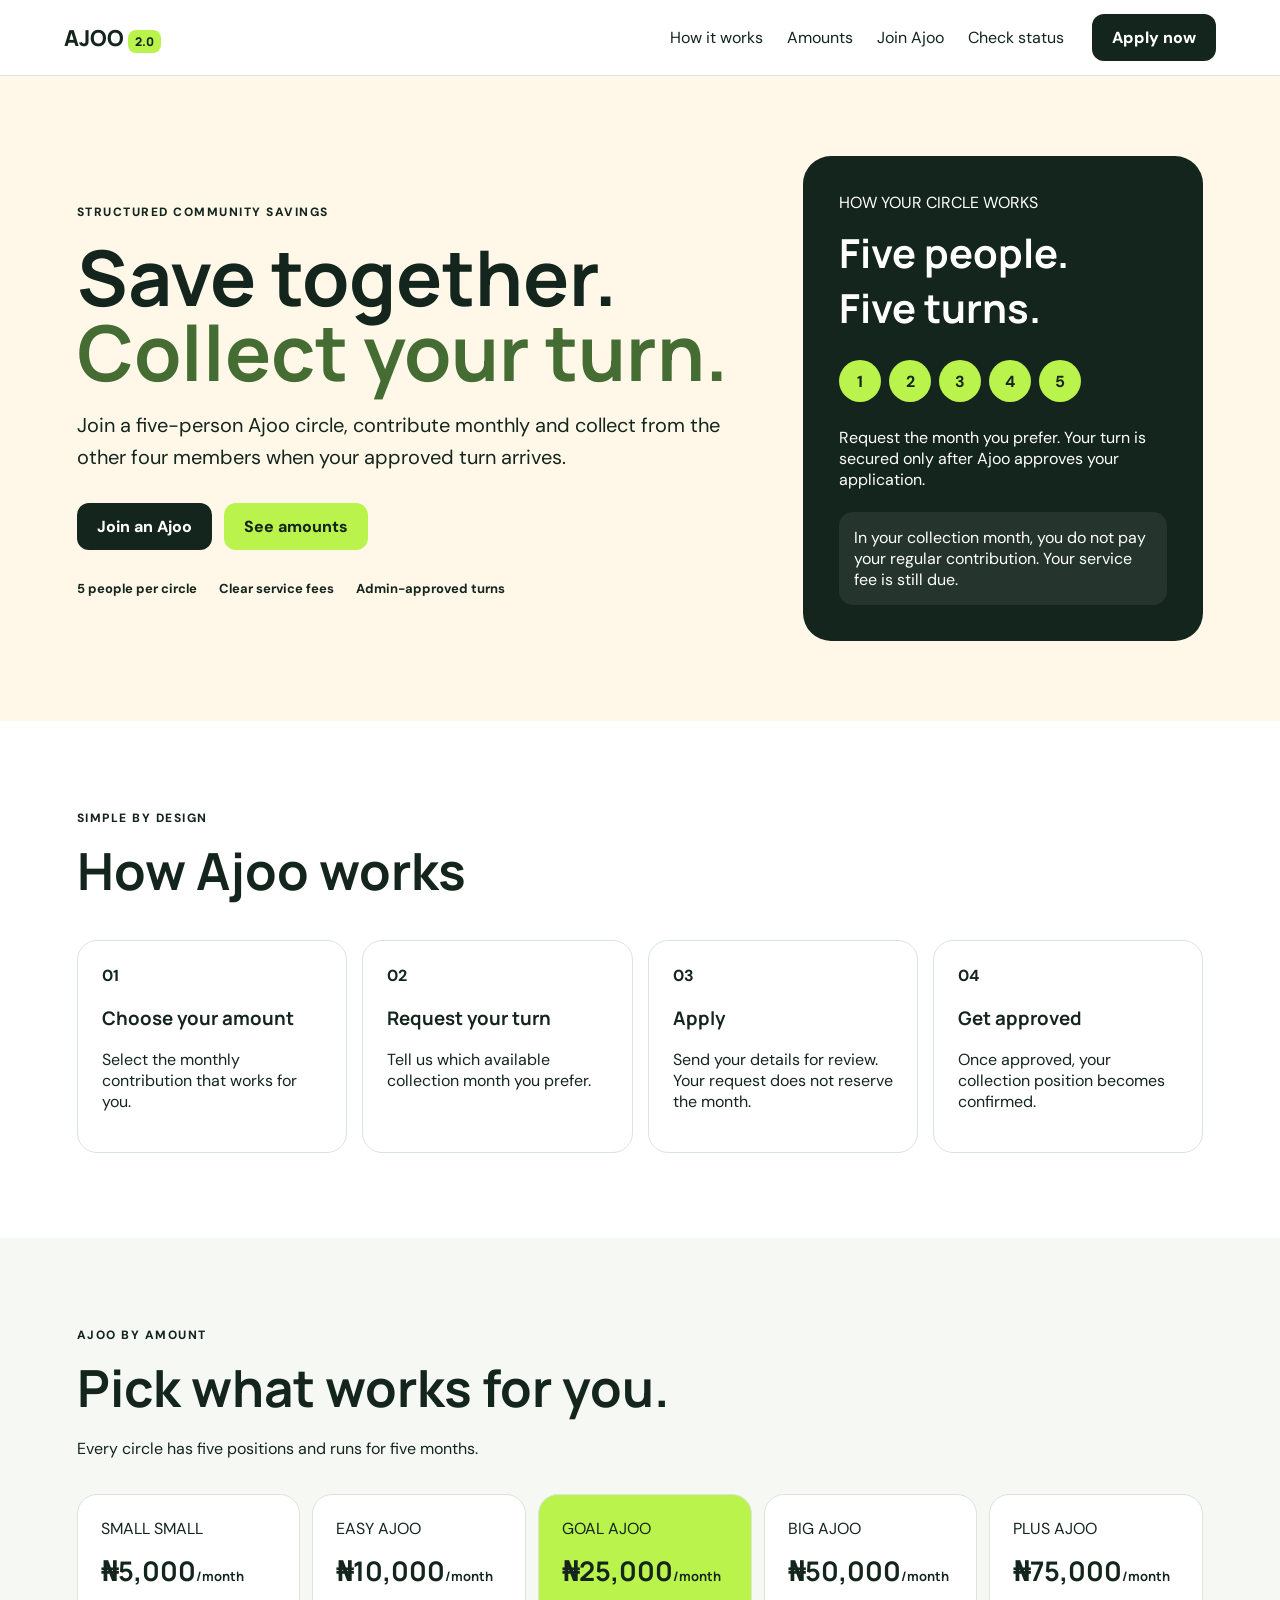
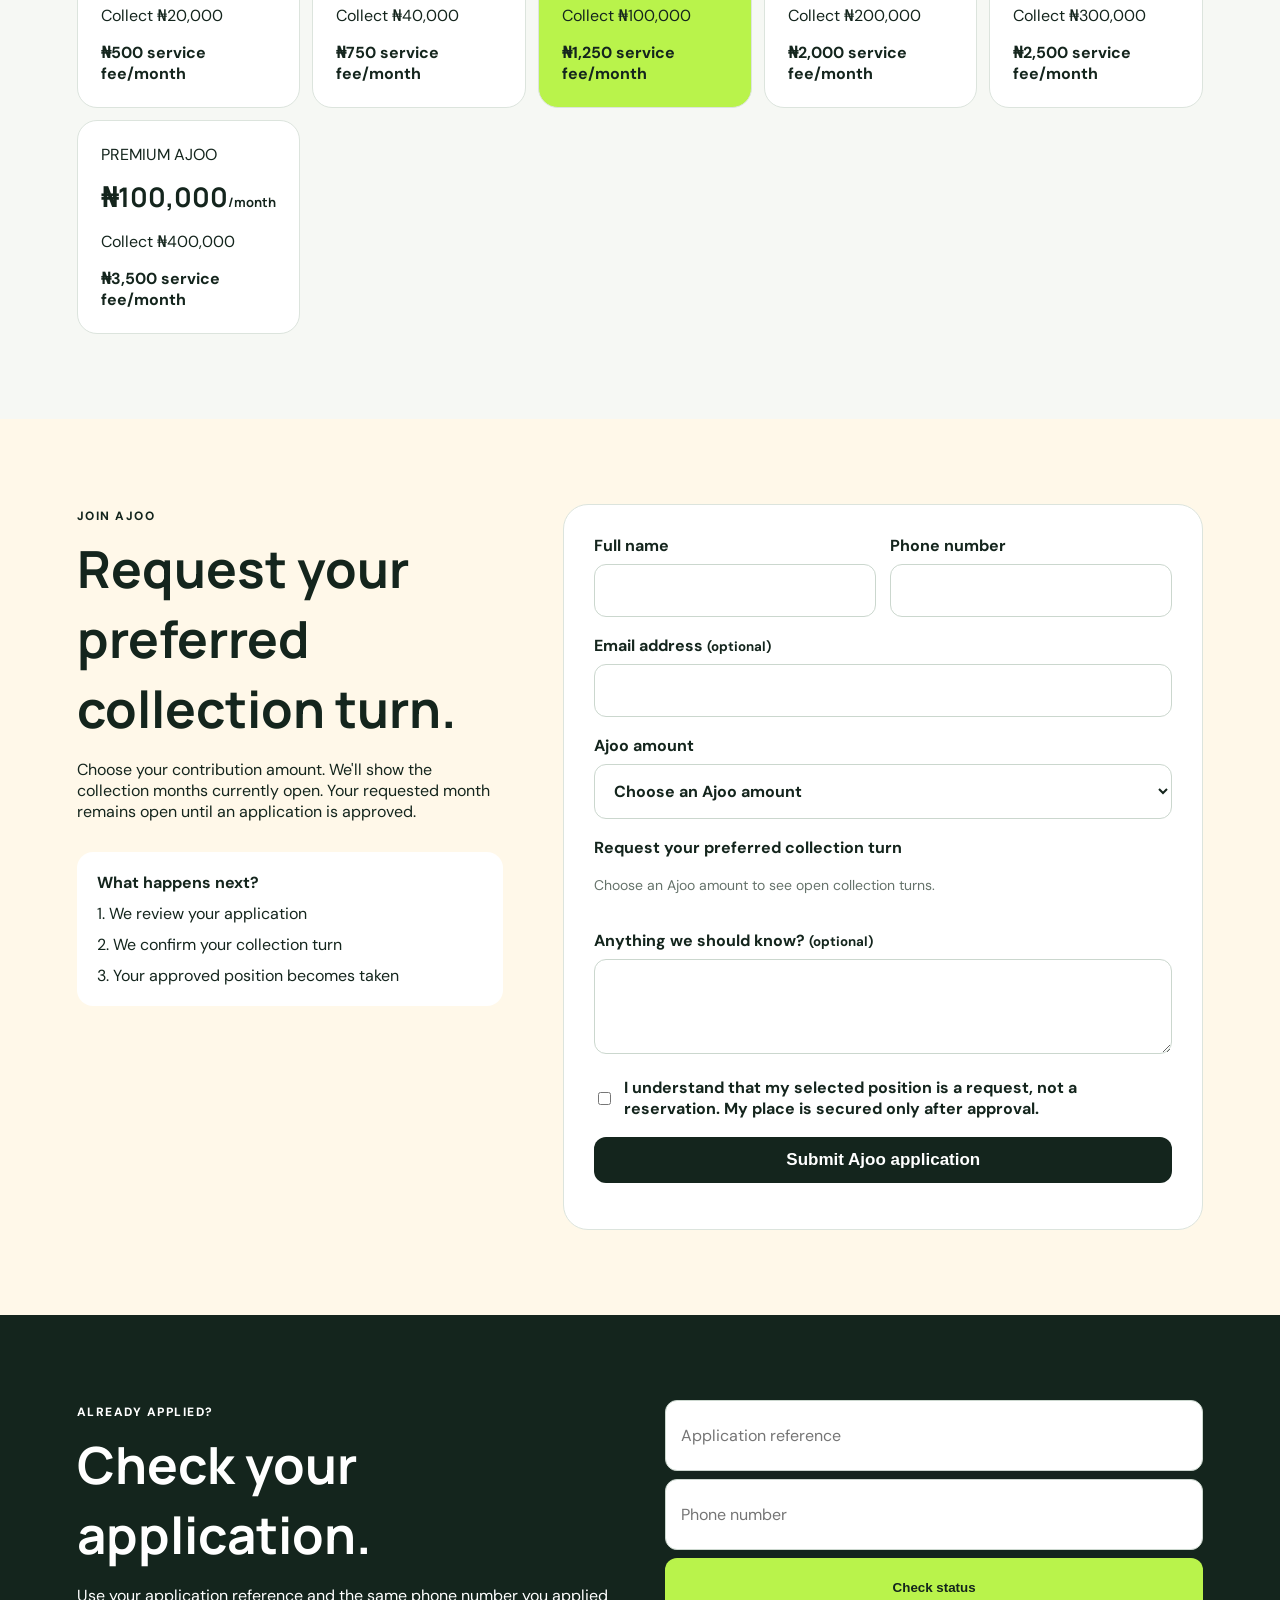
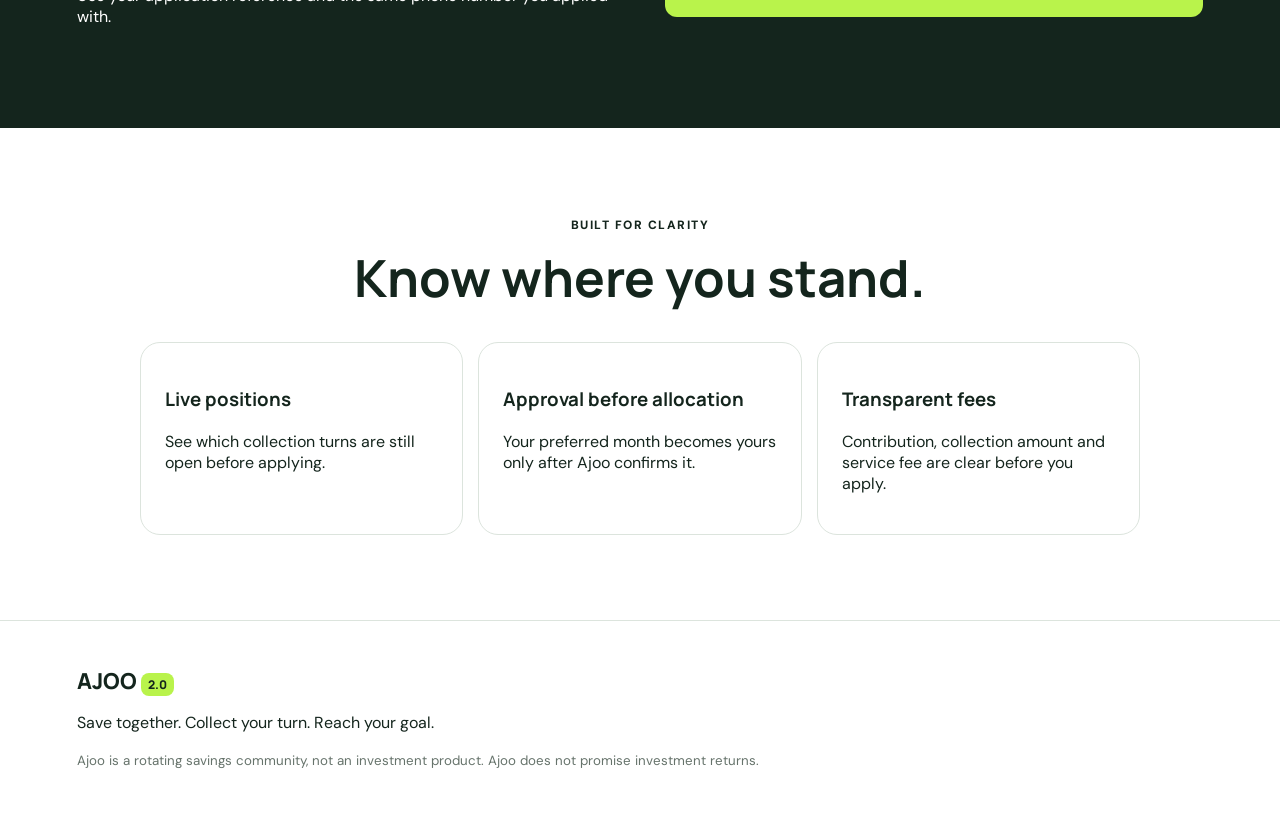
<file: index.html>
<!doctype html><html lang="en"><head><meta charset="utf-8"><meta name="viewport" content="width=device-width,initial-scale=1"><meta http-equiv="Cache-Control" content="no-cache,no-store,must-revalidate"><title>Ajoo | Save together. Collect your turn.</title><link rel="preconnect" href="https://fonts.googleapis.com"><link rel="preconnect" href="https://fonts.gstatic.com" crossorigin><link href="https://fonts.googleapis.com/css2?family=DM+Sans:wght@400;500;600;700&family=Manrope:wght@600;700;800&display=swap" rel="stylesheet"><link rel="stylesheet" href="styles.css?v=rebuild4"></head><body><header class="nav"><a class="brand" href="#">AJOO <span>2.0</span></a><nav><a href="#how">How it works</a><a href="#amounts">Amounts</a><a href="#join">Join Ajoo</a><a href="#status">Check status</a></nav><a class="nav-cta" href="#join">Apply now</a></header><main><section class="hero"><div><span class="kicker">STRUCTURED COMMUNITY SAVINGS</span><h1>Save together.<br><em>Collect your turn.</em></h1><p>Join a five-person Ajoo circle, contribute monthly and collect from the other four members when your approved turn arrives.</p><div class="hero-actions"><a class="btn primary" href="#join">Join an Ajoo</a><a class="btn secondary" href="#amounts">See amounts</a></div><div class="trustline"><span>5 people per circle</span><span>Clear service fees</span><span>Admin-approved turns</span></div></div><aside class="hero-card"><span class="mini">HOW YOUR CIRCLE WORKS</span><h2>Five people.<br>Five turns.</h2><div class="five-dots"><b>1</b><b>2</b><b>3</b><b>4</b><b>5</b></div><p>Request the month you prefer. Your turn is secured only after Ajoo approves your application.</p><div class="note">In your collection month, you do not pay your regular contribution. Your service fee is still due.</div></aside></section><section id="how" class="section"><div class="section-head"><span class="kicker">SIMPLE BY DESIGN</span><h2>How Ajoo works</h2></div><div class="steps"><article><b>01</b><h3>Choose your amount</h3><p>Select the monthly contribution that works for you.</p></article><article><b>02</b><h3>Request your turn</h3><p>Tell us which available collection month you prefer.</p></article><article><b>03</b><h3>Apply</h3><p>Send your details for review. Your request does not reserve the month.</p></article><article><b>04</b><h3>Get approved</h3><p>Once approved, your collection position becomes confirmed.</p></article></div></section><section id="amounts" class="section alt"><div class="section-head"><span class="kicker">AJOO BY AMOUNT</span><h2>Pick what works for you.</h2><p>Every circle has five positions and runs for five months.</p></div><div class="products"><article><span>SMALL SMALL</span><h3>₦5,000<small>/month</small></h3><p>Collect ₦20,000</p><b>₦500 service fee/month</b></article><article><span>EASY AJOO</span><h3>₦10,000<small>/month</small></h3><p>Collect ₦40,000</p><b>₦750 service fee/month</b></article><article class="featured"><span>GOAL AJOO</span><h3>₦25,000<small>/month</small></h3><p>Collect ₦100,000</p><b>₦1,250 service fee/month</b></article><article><span>BIG AJOO</span><h3>₦50,000<small>/month</small></h3><p>Collect ₦200,000</p><b>₦2,000 service fee/month</b></article><article><span>PLUS AJOO</span><h3>₦75,000<small>/month</small></h3><p>Collect ₦300,000</p><b>₦2,500 service fee/month</b></article><article><span>PREMIUM AJOO</span><h3>₦100,000<small>/month</small></h3><p>Collect ₦400,000</p><b>₦3,500 service fee/month</b></article></div></section><section id="join" class="section join"><div class="join-copy"><span class="kicker">JOIN AJOO</span><h2>Request your preferred collection turn.</h2><p>Choose your contribution amount. We'll show the collection months currently open. Your requested month remains open until an application is approved.</p><div class="assurance"><b>What happens next?</b><span>1. We review your application</span><span>2. We confirm your collection turn</span><span>3. Your approved position becomes taken</span></div></div><form id="applicationForm" class="form"><div class="two"><label>Full name<input name="full_name" required></label><label>Phone number<input name="phone" type="tel" required></label></div><label>Email address <small>(optional)</small><input name="email" type="email"></label><label>Ajoo amount<select id="productSelect" name="product" required><option value="">Choose an Ajoo amount</option><option value="Small Small|5000">Small Small · ₦5,000/month</option><option value="Easy Ajoo|10000">Easy Ajoo · ₦10,000/month</option><option value="Goal Ajoo|25000">Goal Ajoo · ₦25,000/month</option><option value="Big Ajoo|50000">Big Ajoo · ₦50,000/month</option><option value="Plus Ajoo|75000">Plus Ajoo · ₦75,000/month</option><option value="Premium Ajoo|100000">Premium Ajoo · ₦100,000/month</option></select></label><div class="turn-box"><label>Request your preferred collection turn</label><p id="positionHelp">Choose an Ajoo amount to see open collection turns.</p><div id="positionOptions" class="position-options"></div></div><label>Anything we should know? <small>(optional)</small><textarea name="notes" rows="3"></textarea></label><label class="consent"><input type="checkbox" required><span>I understand that my selected position is a request, not a reservation. My place is secured only after approval.</span></label><button id="submitBtn" class="btn primary submit" type="submit">Submit Ajoo application</button><div id="formMessage" class="form-message"></div></form></section><section id="status" class="section status"><div><span class="kicker">ALREADY APPLIED?</span><h2>Check your application.</h2><p>Use your application reference and the same phone number you applied with.</p></div><form id="statusForm" class="status-form"><input name="reference" placeholder="Application reference" required><input name="phone" placeholder="Phone number" required><button class="btn secondary">Check status</button><div id="statusResult"></div></form></section><section class="section trust"><span class="kicker">BUILT FOR CLARITY</span><h2>Know where you stand.</h2><div class="trust-grid"><article><h3>Live positions</h3><p>See which collection turns are still open before applying.</p></article><article><h3>Approval before allocation</h3><p>Your preferred month becomes yours only after Ajoo confirms it.</p></article><article><h3>Transparent fees</h3><p>Contribution, collection amount and service fee are clear before you apply.</p></article></div></section></main><footer><a class="brand" href="#">AJOO <span>2.0</span></a><p>Save together. Collect your turn. Reach your goal.</p><small>Ajoo is a rotating savings community, not an investment product. Ajoo does not promise investment returns.</small></footer><script src="app.js?v=publicapi2"></script></body></html>
</file>
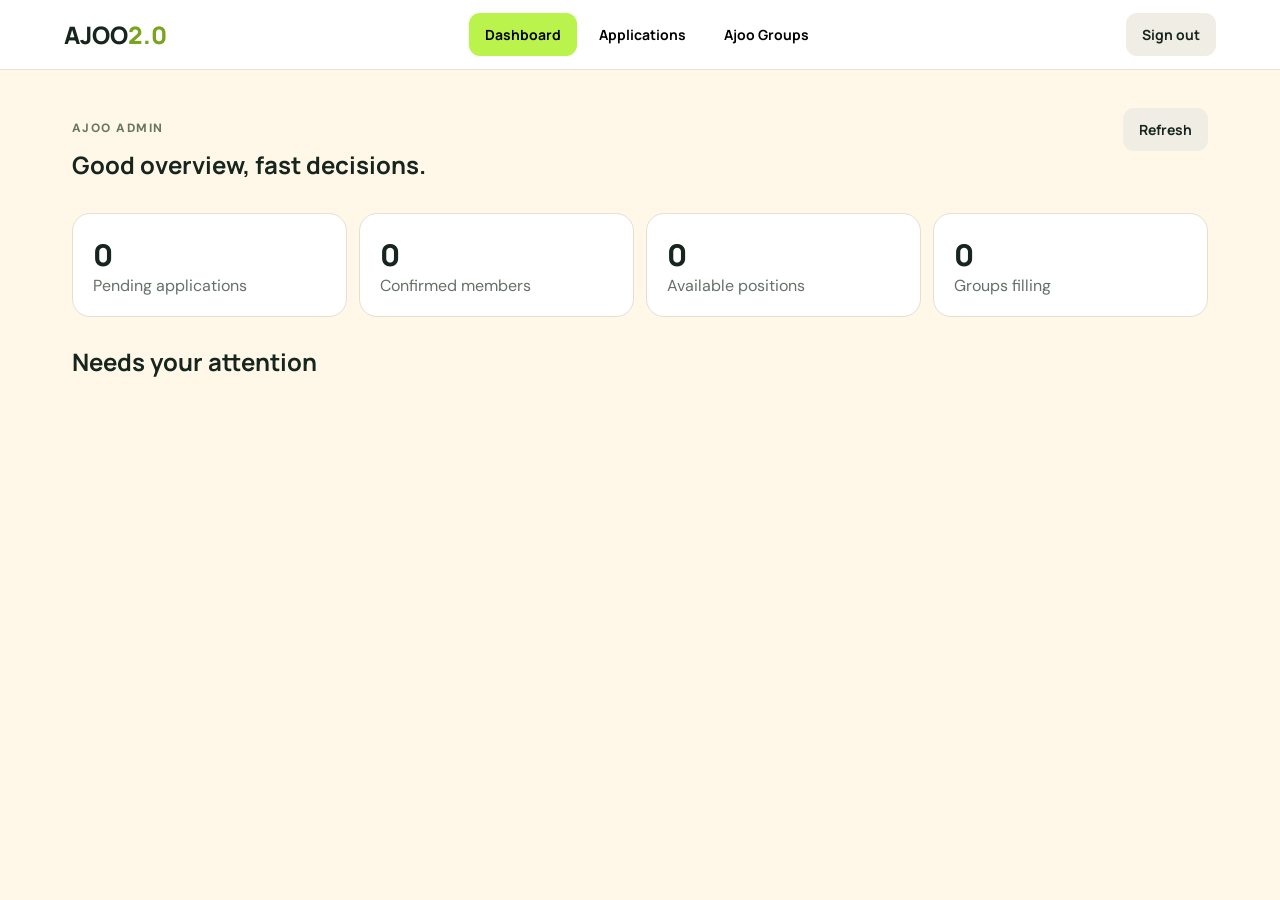
<file: approval-centre.html>
<!doctype html><html lang="en"><head><meta charset="utf-8"><meta name="viewport" content="width=device-width,initial-scale=1"><meta http-equiv="Cache-Control" content="no-cache,no-store,must-revalidate"><title>Ajoo Admin Direct</title><link rel="preconnect" href="https://fonts.googleapis.com"><link rel="preconnect" href="https://fonts.gstatic.com" crossorigin><link href="https://fonts.googleapis.com/css2?family=DM+Sans:wght@400;500;600;700&family=Manrope:wght@600;700;800&display=swap" rel="stylesheet"><link rel="stylesheet" href="admin.css?v=20260924-direct2"></head><body>
<main id="app"><header><a class="brand" href="index.html">AJOO<span>2.0</span></a><nav class="tabs"><button data-tab="dashboard" class="tab active">Dashboard</button><button data-tab="applications" class="tab">Applications</button><button data-tab="groups" class="tab">Ajoo Groups</button></nav><button id="logout" class="ghost">Sign out</button></header><section class="wrap">
<div id="dashboard" class="panel"><div class="heading"><div><p class="eyebrow">AJOO ADMIN</p><h1>Good overview, fast decisions.</h1></div><button id="refresh" class="ghost">Refresh</button></div><div class="stats"><article><b id="pendingCount">0</b><span>Pending applications</span></article><article><b id="confirmedCount">0</b><span>Confirmed members</span></article><article><b id="availableCount">0</b><span>Available positions</span></article><article><b id="groupCount">0</b><span>Groups filling</span></article></div><h2>Needs your attention</h2><div id="attention" class="queue"></div></div>
<div id="applications" class="panel" hidden><div class="heading"><div><p class="eyebrow">APPLICATIONS</p><h1>Review applicants</h1></div></div><div class="toolbar"><input id="search" placeholder="Search name, phone or reference"><select id="filter"><option value="">All statuses</option><option value="review">Pending review</option><option value="offer_sent">Position offered</option><option value="confirmed">Confirmed</option><option value="waitlisted">Waitlisted</option><option value="rejected">Rejected</option></select></div><div id="queue" class="queue"></div></div>
<div id="groups" class="panel" hidden><div class="heading"><div><p class="eyebrow">AJOO GROUPS</p><h1>Five positions. One clear view.</h1></div></div><div id="groupGrid" class="group-grid"></div></div>
</section></main>
<dialog id="reviewDialog"><div class="dialog-card"><button id="closeDialog" class="close">×</button><p class="eyebrow">APPLICATION REVIEW</p><h2 id="dName"></h2><div id="dDetails" class="details"></div><div class="offerbox"><b>Requested / available turns</b><p>Choose a different available turn here if you want to offer or approve another position.</p><div id="reviewPositions" class="review-positions"></div></div><div class="checklist"><label><input type="checkbox" id="checkPhone"> Phone number verified</label><label><input type="checkbox" id="checkDetails"> Applicant details reviewed</label><label><input type="checkbox" id="checkRules"> Ajoo rules accepted</label></div><label>Admin note<textarea id="adminNote" rows="3" placeholder="Optional internal note"></textarea></label><label>WhatsApp group invite URL <small>(optional)</small><input id="waInvite"></label><p id="actionMsg" class="msg"></p><div class="actions"><button id="approve" class="primary">Approve & confirm</button><button id="offer" class="secondary">Offer selected position</button><button id="waitlist" class="ghost">Waitlist</button><button id="reject" class="danger">Reject</button></div></div></dialog>
<script src="ajoo-admin.js?v=20260925-whatsapp1"></script></body></html>
</file>
<file: styles.css>
:root{--ink:#14251d;--green:#b9f34b;--cream:#fff8e9;--muted:#66736b;--line:#dce4dd}*{box-sizing:border-box}html{scroll-behavior:smooth}body{margin:0;font-family:"DM Sans",sans-serif;color:var(--ink)}h1,h2,h3,.brand{font-family:Manrope,sans-serif}a{color:inherit;text-decoration:none}.nav{height:76px;display:flex;align-items:center;gap:28px;padding:0 max(5vw,24px);border-bottom:1px solid var(--line);position:sticky;top:0;background:#fffffff5;z-index:20}.brand{font-weight:800;font-size:22px}.brand span{background:var(--green);padding:3px 7px;border-radius:8px;font-size:12px}.nav nav{display:flex;gap:24px;margin-left:auto}.nav-cta,.btn{border:0;border-radius:12px;padding:13px 20px;font-weight:800;cursor:pointer;display:inline-block}.nav-cta,.primary{background:var(--ink);color:#fff}.secondary{background:var(--green);color:var(--ink)}.hero{min-height:620px;padding:80px max(6vw,28px);display:grid;grid-template-columns:1.25fr .75fr;gap:60px;align-items:center;background:var(--cream)}.kicker{font-size:12px;font-weight:800;letter-spacing:1.5px}.hero h1{font-size:clamp(48px,6vw,86px);line-height:.98;margin:18px 0}.hero h1 em{font-style:normal;color:#456c32}.hero>div>p{font-size:20px;max-width:650px;line-height:1.6}.hero-actions{display:flex;gap:12px;margin:30px 0}.trustline{display:flex;gap:22px;flex-wrap:wrap;font-size:13px;font-weight:700}.hero-card{background:var(--ink);color:#fff;border-radius:28px;padding:36px}.hero-card h2{font-size:40px;margin:12px 0}.five-dots{display:flex;gap:8px;margin:25px 0}.five-dots b{width:42px;height:42px;border-radius:50%;display:grid;place-items:center;background:var(--green);color:var(--ink)}.note{background:#ffffff12;padding:15px;border-radius:14px;margin-top:22px}.section{padding:85px max(6vw,28px)}.alt{background:#f6f8f4}.section-head{max-width:650px;margin-bottom:35px}.section-head h2,.join h2,.status h2,.trust h2{font-size:clamp(34px,4vw,52px);margin:8px 0}.steps{display:grid;grid-template-columns:repeat(4,1fr);gap:15px}.steps article,.trust-grid article{border:1px solid var(--line);border-radius:20px;padding:24px}.products{display:grid;grid-template-columns:repeat(5,1fr);gap:12px}.products article{background:#fff;border:1px solid var(--line);padding:23px;border-radius:20px}.products .featured{background:var(--green)}.products h3{font-size:27px;margin:13px 0}.products small{font-size:13px}.join{display:grid;grid-template-columns:.8fr 1.2fr;gap:60px;background:var(--cream)}.assurance{display:grid;gap:10px;background:#fff;padding:20px;border-radius:16px;margin-top:30px}.form{background:#fff;border:1px solid var(--line);border-radius:25px;padding:30px}.form label{display:block;font-weight:700;margin-bottom:18px}.two{display:grid;grid-template-columns:1fr 1fr;gap:14px}input,select,textarea{width:100%;margin-top:8px;padding:15px;border:1px solid #cbd7ce;border-radius:12px;font:inherit;color:var(--ink);background:#fff}.turn-box{margin:5px 0 22px}.turn-box p{color:var(--muted);font-size:14px}.position-options{display:grid;grid-template-columns:repeat(5,1fr);gap:9px}.position{padding:13px 10px;border:1px solid var(--line);border-radius:13px;background:#f5f7f4;text-align:left;cursor:pointer;color:var(--ink)}.position b,.position span{display:block}.position span{font-size:12px;margin-top:4px}.position.selected{background:var(--green);border-color:#8dbb35}.position:disabled{opacity:.45}.consent{display:flex!important;gap:10px}.consent input{width:auto;margin-top:4px}.submit{width:100%;font-size:17px}.form-message{font-weight:700;margin-top:16px;line-height:1.5}.form-message.success{padding:15px;background:#e9f8d5;border-radius:12px}.form-message.error{padding:15px;background:#fff0ec;color:#8c2d1d;border-radius:12px}.status{display:grid;grid-template-columns:1fr 1fr;gap:50px;background:var(--ink);color:#fff}.status-form{display:grid;gap:8px}.status-form input{margin:0}.trust{text-align:center}.trust-grid{display:grid;grid-template-columns:repeat(3,1fr);gap:15px;text-align:left;max-width:1000px;margin:30px auto 0}footer{padding:45px max(6vw,28px);border-top:1px solid var(--line)}footer small{color:var(--muted)}@media(max-width:900px){.nav nav{display:none}.nav-cta{margin-left:auto}.hero,.join,.status{grid-template-columns:1fr}.steps,.products{grid-template-columns:1fr 1fr}.position-options{grid-template-columns:1fr 1fr}.trust-grid{grid-template-columns:1fr}}@media(max-width:560px){.section,.hero{padding:55px 20px}.steps,.products,.two,.position-options{grid-template-columns:1fr}.form{padding:20px}.hero h1{font-size:47px}}
</file>
<file: admin.css>
*{box-sizing:border-box}body{margin:0;background:#fff8e9;color:#16251d;font-family:"DM Sans",sans-serif}.brand{font:800 24px Manrope;text-decoration:none;color:#16251d}.brand span{color:#79a51d}.login{min-height:100vh;display:grid;place-items:center;padding:24px}.login-card,.dialog-card{background:#fff;border:1px solid #e5dfd1;border-radius:24px;padding:30px;box-shadow:0 20px 60px #16251d18;width:min(480px,100%)}h1,h2{font-family:Manrope;margin:.25rem 0}.eyebrow{font-weight:800;font-size:12px;letter-spacing:.12em;color:#6a765f}label{display:grid;gap:7px;font-weight:700;margin:16px 0}input,select,textarea{width:100%;padding:13px;border:1px solid #ccd3c9;border-radius:11px;font:inherit;background:#fff}button{font:700 14px Manrope;border:0;border-radius:11px;padding:12px 16px;cursor:pointer}.primary{background:#16251d;color:#fff}.secondary{background:#b9f34b;color:#16251d}.danger{background:#ffe2da;color:#9b321d}.ghost{background:#f0ede4;color:#16251d}header{height:70px;padding:0 5%;display:flex;align-items:center;justify-content:space-between;background:#fff;border-bottom:1px solid #e8e2d5}header>div{display:flex;align-items:center;gap:12px}.wrap{max-width:1180px;margin:auto;padding:38px 22px}.heading{display:flex;justify-content:space-between;gap:20px;align-items:start}.stats{display:grid;grid-template-columns:repeat(4,1fr);gap:12px;margin:28px 0}.stats article{background:#fff;padding:20px;border-radius:18px;border:1px solid #e5dfd1}.stats b{font:800 30px Manrope;display:block}.stats span{color:#667067}.toolbar{display:grid;grid-template-columns:1fr 220px;gap:12px;margin-bottom:16px}.queue{display:grid;gap:12px}.card{background:#fff;border:1px solid #e5dfd1;border-radius:18px;padding:20px;display:grid;grid-template-columns:1.5fr 1fr 1fr auto;gap:18px;align-items:center}.card h3{margin:0 0 5px;font-family:Manrope}.meta{color:#697169;font-size:14px}.pill{display:inline-block;padding:6px 9px;border-radius:99px;background:#f0ede4;font-size:12px;font-weight:800}.pill.review{background:#fff0bc}.pill.confirmed{background:#dff7c2}.pill.rejected{background:#ffe2da}.pill.waitlisted{background:#e8e0ff}.month{font-weight:800}.empty{text-align:center;padding:50px;color:#777}dialog{border:0;background:transparent;width:min(650px,95%)}dialog::backdrop{background:#16251dbb}.dialog-card{width:100%;position:relative}.close{position:absolute;right:18px;top:16px;background:transparent;font-size:25px}.details{display:grid;grid-template-columns:1fr 1fr;gap:10px;background:#f8f5ed;padding:16px;border-radius:14px;margin:16px 0}.details div{font-size:14px}.details b{display:block}.actions{display:flex;flex-wrap:wrap;gap:8px;margin-top:18px}.msg{font-size:14px}.msg.error{color:#a32f1c}.msg.success{color:#28763b}@media(max-width:760px){.stats{grid-template-columns:1fr 1fr}.toolbar{grid-template-columns:1fr}.card{grid-template-columns:1fr}.details{grid-template-columns:1fr}header #adminEmail{display:none}}
.tabs{display:flex;gap:6px}.tab{background:transparent}.tab.active{background:#b9f34b}.panel h2{font-family:Manrope}.group-grid{display:grid;gap:18px}.group-card{background:#fff;border:1px solid #e5dfd1;border-radius:20px;padding:22px}.group-head{display:flex;justify-content:space-between;gap:16px;align-items:start}.group-head h3{margin:0}.five{display:grid;grid-template-columns:repeat(5,1fr);gap:10px;margin-top:18px}.slot{padding:14px;border-radius:14px;background:#f5f6f3;border:1px solid #dce2dc}.slot.confirmed{background:#dff7c2}.slot b,.slot span{display:block}.slot span{font-size:12px;margin-top:4px}.review-positions{display:grid;grid-template-columns:repeat(5,1fr);gap:8px;margin:12px 0}.review-slot{padding:10px;border:1px solid #dce2dc;border-radius:10px;background:#f5f6f3;text-align:left}.review-slot.selected{background:#b9f34b}.review-slot:disabled{opacity:.4}.offerbox{background:#f8f5ed;padding:15px;border-radius:14px;margin:16px 0}.offerbox p{font-size:13px;color:#667067}.checklist{padding:12px 0}.checklist label{display:flex;align-items:center;gap:8px;margin:8px 0;font-weight:600}.checklist input{width:auto}.status-note{font-size:12px;color:#667067}@media(max-width:760px){header{height:auto;padding:14px;align-items:flex-start;gap:10px}.tabs{overflow:auto}.five,.review-positions{grid-template-columns:1fr 1fr}.group-head{display:block}}
</file>
